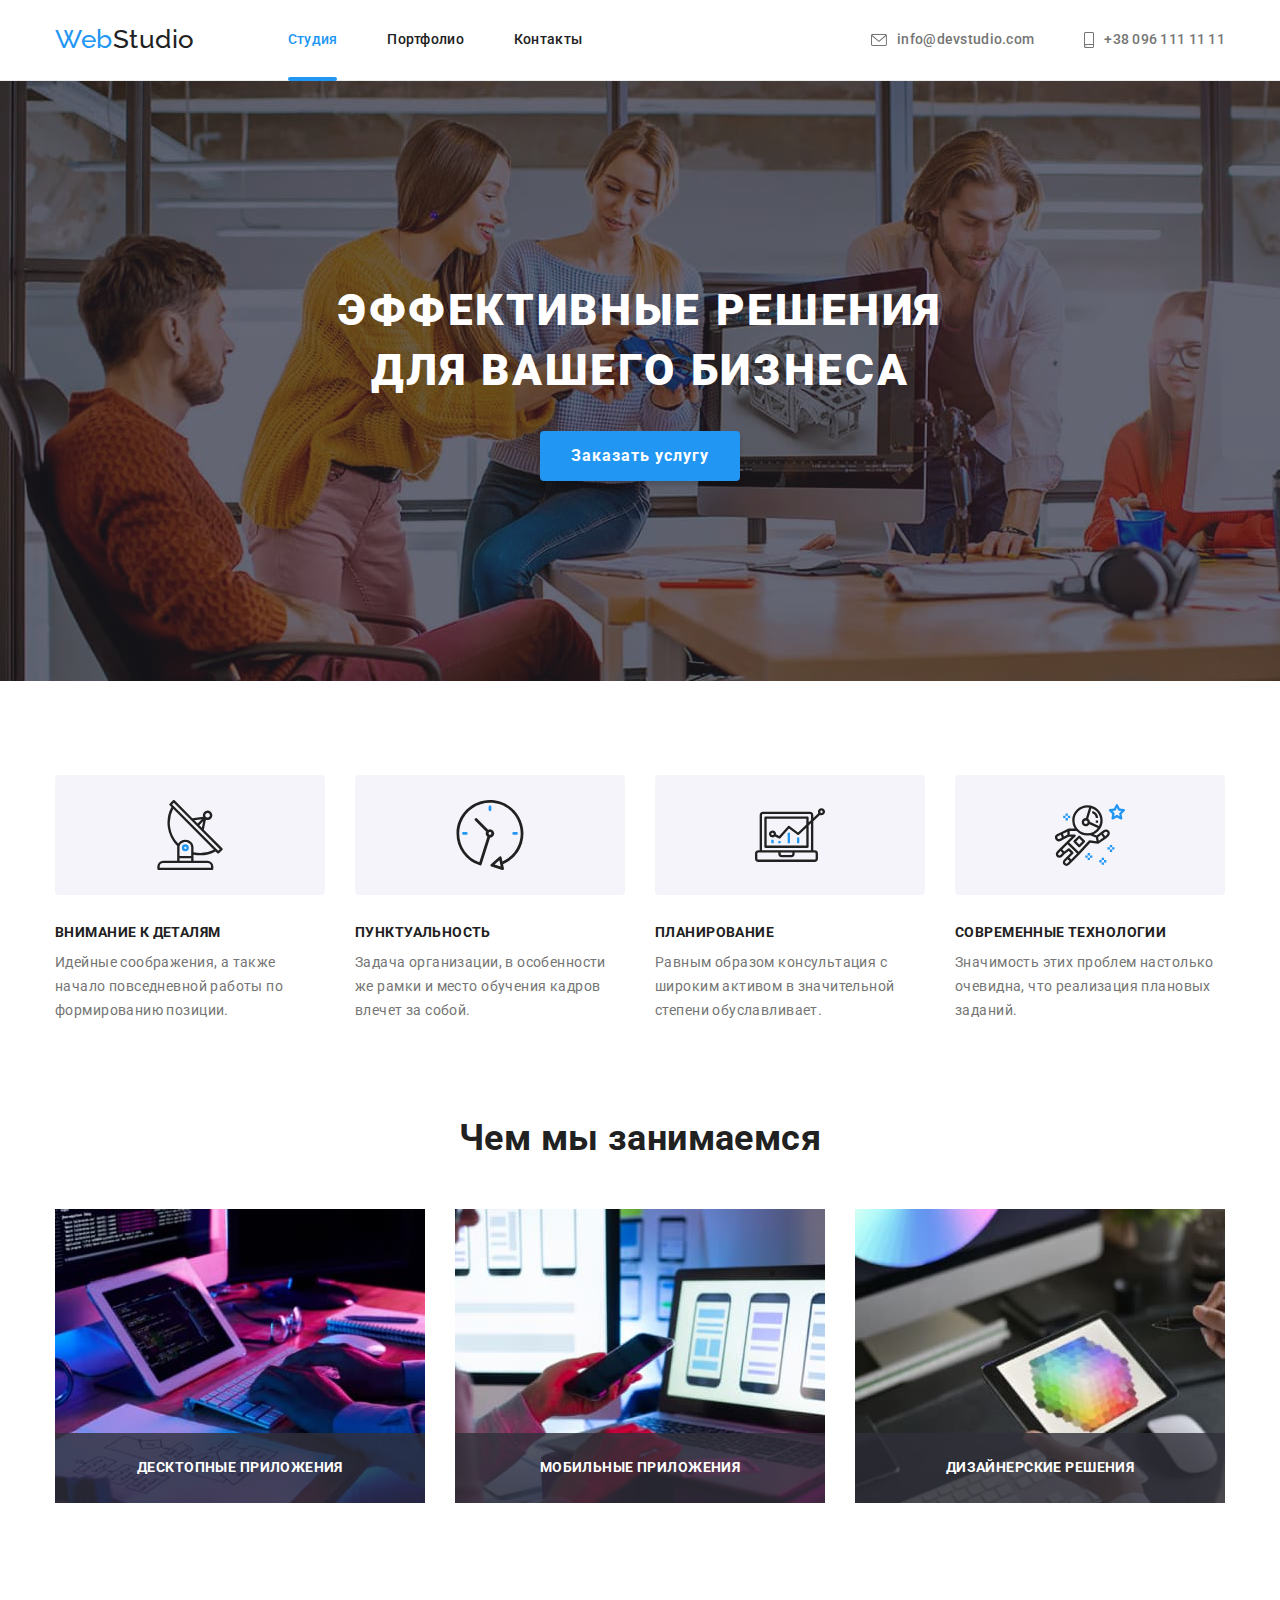
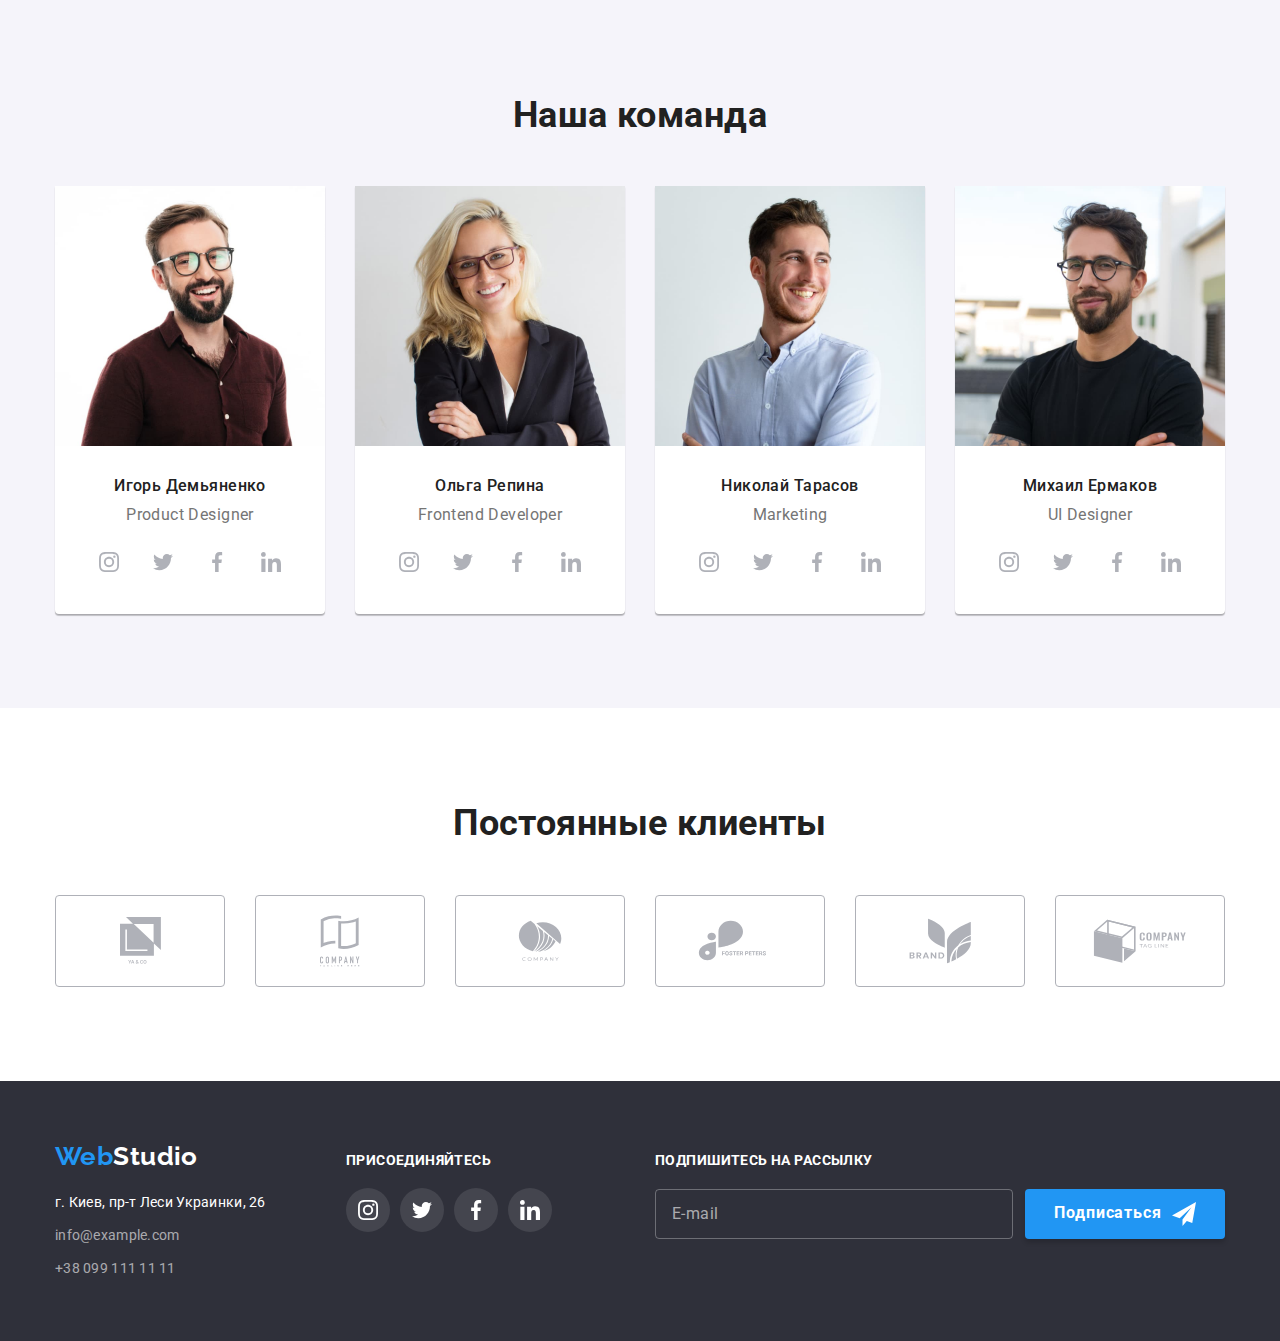
<file: index.html>
<!DOCTYPE html>
<html lang="ru">
  <head>
    <meta charset="UTF-8" />
    <meta http-equiv="X-UA-Compatible" content="IE=edge" />
    <meta name="viewport" content="width=device-width, initial-scale=1.0" />
    <title>Document</title>
    <link
      href="https://fonts.googleapis.com/css2?family=Raleway:wght@700&family=Roboto:wght@400;500;700;900&display=swap"
      rel="stylesheet"
    />
    <link
      rel="stylesheet"
      href="https://cdnjs.cloudflare.com/ajax/libs/modern-normalize/1.1.0/modern-normalize.min.css"
    />
    <link rel="stylesheet" href="./css/styles.css" />
  </head>

  <body>
    <!-- Шапка сайта -->
    <header class="header-wrap">
      <div class="container main-nav">
        <nav class="nav">
          <a href="./index.html" class="logo link"
            ><span class="accent">Web</span>Studio</a
          >

          <ul class="site-nav list">
            <li class="item">
              <a href="./index.html" class="link current">Студия</a>
            </li>
            <li class="item">
              <a href="./portfolio.html" class="link">Портфолио</a>
            </li>
            <li class="item"><a href="" class="link">Контакты</a></li>
          </ul>
        </nav>

        <ul class="address-nav list">
          <li class="item">
            <a href="mailto:info@devstudio.com" class="link contact">
              <svg class="mobile-icon" width="16" height="12">
                <use href="./images/icons.svg#envelope"></use>
              </svg>
              info@devstudio.com</a
            >
          </li>
          <li class="item">
            <a href="tel:+380961111111" class="link contact">
              <svg class="mobile-icon" width="10" height="16">
                <use href="./images/icons.svg#mobile"></use>
              </svg>
              +38 096 111 11 11</a
            >
          </li>
        </ul>
      </div>
    </header>

    <main>
      <!-- Герой -->
      <section class="hero overlay">
        <div class="container hero-wrap">
          <h1 class="hero-title">Эффективные решения для вашего бизнеса</h1>
          <div class="btn-wrap">
            <button type="button" class="btn btn-primary" data-modal-open>
              Заказать услугу
            </button>
          </div>
        </div>
      </section>

      <!-- Преимущества -->
      <section class="section features">
        <div class="container">
          <h2 class="visually-hidden">Преимущества</h2>
          <ul class="feature-list list">
            <li class="item item-list">
              <div class="feature-icon">
                <svg width="70" height="70">
                  <use href="./images/icons.svg#antenna"></use>
                </svg>
              </div>
              <h3 class="title">Внимание к деталям</h3>
              <p class="text">
                Идейные соображения, а также начало повседневной работы по
                формированию позиции.
              </p>
            </li>

            <li class="item item-list">
              <div class="feature-icon">
                <svg width="70" height="70">
                  <use href="./images/icons.svg#clock"></use>
                </svg>
              </div>
              <h3 class="title">Пунктуальность</h3>
              <p class="text">
                Задача организации, в особенности же рамки и место обучения
                кадров влечет за собой.
              </p>
            </li>

            <li class="item item-list">
              <div class="feature-icon">
                <svg width="70" height="70">
                  <use href="./images/icons.svg#diagram"></use>
                </svg>
              </div>
              <h3 class="title">Планирование</h3>
              <p class="text">
                Равным образом консультация с широким активом в значительной
                степени обуславливает.
              </p>
            </li>

            <li class="item item-list">
              <div class="feature-icon">
                <svg width="70" height="70">
                  <use href="./images/icons.svg#astronaut"></use>
                </svg>
              </div>
              <h3 class="title">Современные технологии</h3>
              <p class="text">
                Значимость этих проблем настолько очевидна, что реализация
                плановых заданий.
              </p>
            </li>
          </ul>
        </div>
      </section>

      <!-- Род деятельности -->
      <section class="section occupation">
        <div class="container">
          <h2 class="section-title">Чем мы занимаемся</h2>
          <ul class="img-list list">
            <li class="item">
              <img
                src="./images/features1.jpg"
                alt="програмист работает"
                width="370"
              />
              <div class="occupation-overlay">
                <h2 class="occupation-title">Десктопные приложения</h2>
              </div>
            </li>

            <li class="item">
              <img
                class="image"
                src="./images/features2.jpg"
                alt="создание приложений"
                width="370"
              />
              <div class="occupation-overlay">
                <h2 class="occupation-title">Мобильные приложения</h2>
              </div>
            </li>

            <li class="item">
              <img
                class="image"
                src="./images/features3.jpg"
                alt="графический дизайн"
                width="370"
              />
              <div class="occupation-overlay">
                <h2 class="occupation-title">Дизайнерские решения</h2>
              </div>
            </li>
          </ul>
        </div>
      </section>

      <!-- Члены команды -->
      <section class="section members-wrap">
        <div class="container">
          <h2 class="section-title members">Наша команда</h2>

          <ul class="member-items list">
            <li class="item">
              <img
                class="image"
                src="./images/member1.jpg"
                alt="мужчина в очках"
                width="270"
              />
              <h3 class="name">Игорь Демьяненко</h3>
              <p lang="en" class="text">Product Designer</p>

              <ul class="social-list">
                <li class="social-item list">
                  <a href="https://www.instagram.com/" class="social-link link">
                    <svg class="social-icon" width="20" height="20">
                      <use href="./images/icons.svg#instagram"></use>
                    </svg>
                  </a>
                </li>
                <li class="social-item list">
                  <a href="https://www.twitter.com/" class="social-link link">
                    <svg class="social-icon" width="20" height="20">
                      <use href="./images/icons.svg#twitter"></use>
                    </svg>
                  </a>
                </li>
                <li class="social-item list">
                  <a href="https://www.facebook.com/" class="social-link link">
                    <svg class="social-icon" width="20" height="20">
                      <use href="./images/icons.svg#facebook"></use>
                    </svg>
                  </a>
                </li>
                <li class="social-item list">
                  <a href="https://www.linkedin.com/" class="social-link link">
                    <svg class="social-icon" width="20" height="20">
                      <use href="./images/icons.svg#linkedin"></use>
                    </svg>
                  </a>
                </li>
              </ul>
            </li>

            <li class="item">
              <img
                class="image"
                src="./images/member2.jpg"
                alt="девушка в очках"
                width="270"
              />
              <h3 class="name">Ольга Репина</h3>
              <p lang="en" class="text">Frontend Developer</p>

              <ul class="social-list">
                <li class="social-item list">
                  <a href="https://www.instagram.com/" class="social-link link">
                    <svg class="social-icon" width="20" height="20">
                      <use href="./images/icons.svg#instagram"></use>
                    </svg>
                  </a>
                </li>
                <li class="social-item list">
                  <a href="https://www.twitter.com/" class="social-link link">
                    <svg class="social-icon" width="20" height="20">
                      <use href="./images/icons.svg#twitter"></use>
                    </svg>
                  </a>
                </li>
                <li class="social-item list">
                  <a href="https://www.facebook.com/" class="social-link link">
                    <svg class="social-icon" width="20" height="20">
                      <use href="./images/icons.svg#facebook"></use>
                    </svg>
                  </a>
                </li>
                <li class="social-item list">
                  <a href="https://www.linkedin.com/" class="social-link link">
                    <svg class="social-icon" width="20" height="20">
                      <use href="./images/icons.svg#linkedin"></use>
                    </svg>
                  </a>
                </li>
              </ul>
            </li>

            <li class="item">
              <img
                class="image"
                src="./images/member3.jpg"
                alt="улыбающийся мужчина"
                width="270"
              />
              <h3 class="name">Николай Тарасов</h3>
              <p lang="en" class="text">Marketing</p>
              <ul class="social-list">
                <li class="social-item list">
                  <a href="https://www.instagram.com/" class="social-link link">
                    <svg class="social-icon" width="20" height="20">
                      <use href="./images/icons.svg#instagram"></use>
                    </svg>
                  </a>
                </li>
                <li class="social-item list">
                  <a href="https://www.twitter.com/" class="social-link link">
                    <svg class="social-icon" width="20" height="20">
                      <use href="./images/icons.svg#twitter"></use>
                    </svg>
                  </a>
                </li>
                <li class="social-item list">
                  <a href="https://www.facebook.com/" class="social-link link">
                    <svg class="social-icon" width="20" height="20">
                      <use href="./images/icons.svg#facebook"></use>
                    </svg>
                  </a>
                </li>
                <li class="social-item list">
                  <a href="https://www.linkedin.com/" class="social-link link">
                    <svg class="social-icon" width="20" height="20">
                      <use href="./images/icons.svg#linkedin"></use>
                    </svg>
                  </a>
                </li>
              </ul>
            </li>

            <li class="item">
              <img
                class="image"
                src="./images/member4.jpg"
                alt="мужчина с бородой в очках"
                width="270"
              />
              <h3 class="name">Михаил Ермаков</h3>
              <p lang="en" class="text">UI Designer</p>
              <ul class="social-list">
                <li class="social-item list">
                  <a href="https://www.instagram.com/" class="social-link link">
                    <svg class="social-icon" width="20" height="20">
                      <use href="./images/icons.svg#instagram"></use>
                    </svg>
                  </a>
                </li>
                <li class="social-item list">
                  <a href="https://www.twitter.com/" class="social-link link">
                    <svg class="social-icon" width="20" height="20">
                      <use href="./images/icons.svg#twitter"></use>
                    </svg>
                  </a>
                </li>
                <li class="social-item list">
                  <a href="https://www.facebook.com/" class="social-link link">
                    <svg class="social-icon" width="20" height="20">
                      <use href="./images/icons.svg#facebook"></use>
                    </svg>
                  </a>
                </li>
                <li class="social-item list">
                  <a href="https://www.linkedin.com/" class="social-link link">
                    <svg class="social-icon" width="20" height="20">
                      <use href="./images/icons.svg#linkedin"></use>
                    </svg>
                  </a>
                </li>
              </ul>
            </li>
          </ul>
        </div>
      </section>

      <section class="clients">
        <div class="container">
          <h2 class="clients-title">Постоянные клиенты</h2>
          <ul class="clients-list">
            <li class="clients-item">
              <a href="" class="clients-link">
                <svg class="clients-icon" width="41" height="47">
                  <use href="./images/icons.svg#logo"></use>
                </svg>
              </a>
            </li>
            <li class="clients-item">
              <a href="" class="clients-link">
                <svg class="clients-icon" width="40" height="52">
                  <use href="./images/icons.svg#logo2"></use>
                </svg>
              </a>
            </li>
            <li class="clients-item">
              <a href="" class="clients-link">
                <svg class="clients-icon" width="44" height="41">
                  <use href="./images/icons.svg#logo3"></use>
                </svg>
              </a>
            </li>
            <li class="clients-item">
              <a href="" class="clients-link">
                <svg class="clients-icon" width="85" height="41">
                  <use href="./images/icons.svg#logo4"></use>
                </svg>
              </a>
            </li>
            <li class="clients-item">
              <a href="" class="clients-link">
                <svg class="clients-icon" width="63" height="46">
                  <use href="./images/icons.svg#logo5"></use>
                </svg>
              </a>
            </li>
            <li class="clients-item">
              <a href="" class="clients-link">
                <svg class="clients-icon" width="94" height="44">
                  <use href="./images/icons.svg#logo6"></use>
                </svg>
              </a>
            </li>
          </ul>
        </div>
      </section>
    </main>

    <!-- Подвал сайта -->
    <footer class="page-footer">
      <div class="container footer-wrap">
        <div class="address-wrap">
          <a href="./index.html" lang="en" class="logo footer"
            ><span class="accent">Web</span>Studio</a
          >

          <address class="address-section">
            <ul class="footer-items list">
              <li class="item">
                <a
                  href="https://goo.gl/maps/wA7wwZKrXkQfANAAA"
                  target="blank"
                  rel="noopener noreferrer"
                  class="link address"
                  >г. Киев, пр-т Леси Украинки, 26</a
                >
              </li>

              <li class="item">
                <a href="mailto:info@example.com" class="link contact"
                  >info@example.com</a
                >
              </li>

              <li class="item">
                <a href="tel:+380991111111" class="link contact"
                  >+38 099 111 11 11</a
                >
              </li>
            </ul>
          </address>
        </div>

        <div class="community">
          <p class="community-title">присоединяйтесь</p>
          <ul class="community-list">
            <li class="community-item list">
              <a href="https://www.instagram.com/" class="community-link link">
                <svg class="community-icon" width="20" height="20">
                  <use href="./images/icons.svg#instagram"></use>
                </svg>
              </a>
            </li>
            <li class="community-item list">
              <a href="https://www.twitter.com/" class="community-link link">
                <svg class="community-icon" width="20" height="20">
                  <use href="./images/icons.svg#twitter"></use>
                </svg>
              </a>
            </li>
            <li class="community-item list">
              <a href="https://www.facebook.com/" class="community-link link">
                <svg class="community-icon" width="20" height="20">
                  <use href="./images/icons.svg#facebook"></use>
                </svg>
              </a>
            </li>
            <li class="community-item list">
              <a href="https://www.linkedin.com/" class="community-link link">
                <svg class="community-icon" width="20" height="20">
                  <use href="./images/icons.svg#linkedin"></use>
                </svg>
              </a>
            </li>
          </ul>
        </div>
        <div class="subscribe-section">
          <form autocomplete="off">
            <label class="subscribe-field">
              <span class="subscribe-text">Подпишитесь на рассылку</span>
              <input
                type="e-mail"
                class="form-input"
                name="email"
                placeholder="E-mail"
              />
            </label>
          </form>
          <button type="submit" class="btn subscribe-btn">
            <span class="btn-text">Подписаться </span>
            <svg class="btn-icon" width="24" heigh="24">
              <use href="./images/icons.svg#send"></use>
            </svg>
          </button>
        </div>
      </div>
    </footer>

    <div class="backdrop is-hidden" data-modal>
      <div class="modal">
        <button type="button" class="modal-button" data-modal-close>
          <svg class="close-icon" width="11" height="11">
            <use href="./images/icons.svg#close"></use>
          </svg>
        </button>
        <form class="form" autocomplete="off">
          <h2 class="form-title">Оставьте свои данные, мы вам перезвоним</h2>
          <label class="label-field">
            <input type="text" class="label-form-input" name="name" />
            <span class="form-label">Имя</span>
            <svg class="form-icon" width="18" height="18">
              <use href="./images/icons.svg#person"></use>
            </svg>
          </label>
          <label class="label-field">
            <input type="tel" class="label-form-input" name="tel" />
            <span class="form-label">Телефон</span>
            <svg class="form-icon" width="18" height="18">
              <use href="./images/icons.svg#phone"></use>
            </svg>
          </label>
          <label class="label-field">
            <input type="email" class="label-form-input" name="mail" />
            <span class="form-label">Почта</span>
            <svg class="form-icon" width="18" height="18">
              <use href="./images/icons.svg#email"></use>
            </svg>
          </label>
          <label class="text-label">
            <span class="comment-label">Комментарий</span>
            <textarea
              name="text"
              class="text-input"
              id="text"
              rows="10"
              placeholder="Введите текст"
            ></textarea>
          </label>
          <!-- <div class="form-field"> -->
          <label class="field">
            <input class="checkbox" type="checkbox" name="policy" />
            <span class="checkbox-icon">
              <svg class="icon-check" width="16" height="15">
                <use href="./images/icons.svg#check"></use>
              </svg>
            </span>
            <span class="label"
              >Соглашаюсь с рассылкой и принимаю
              <a class="form-link" href="">Условия договора</a></span
            >
          </label>
          <!-- </div> -->
          <div class="btn-wrap">
            <button type="submit" class="btn form-btn">Отправить</button>
          </div>
        </form>
      </div>
    </div>

    <script src="./js/modal.js"></script>
  </body>
</html>
</file>
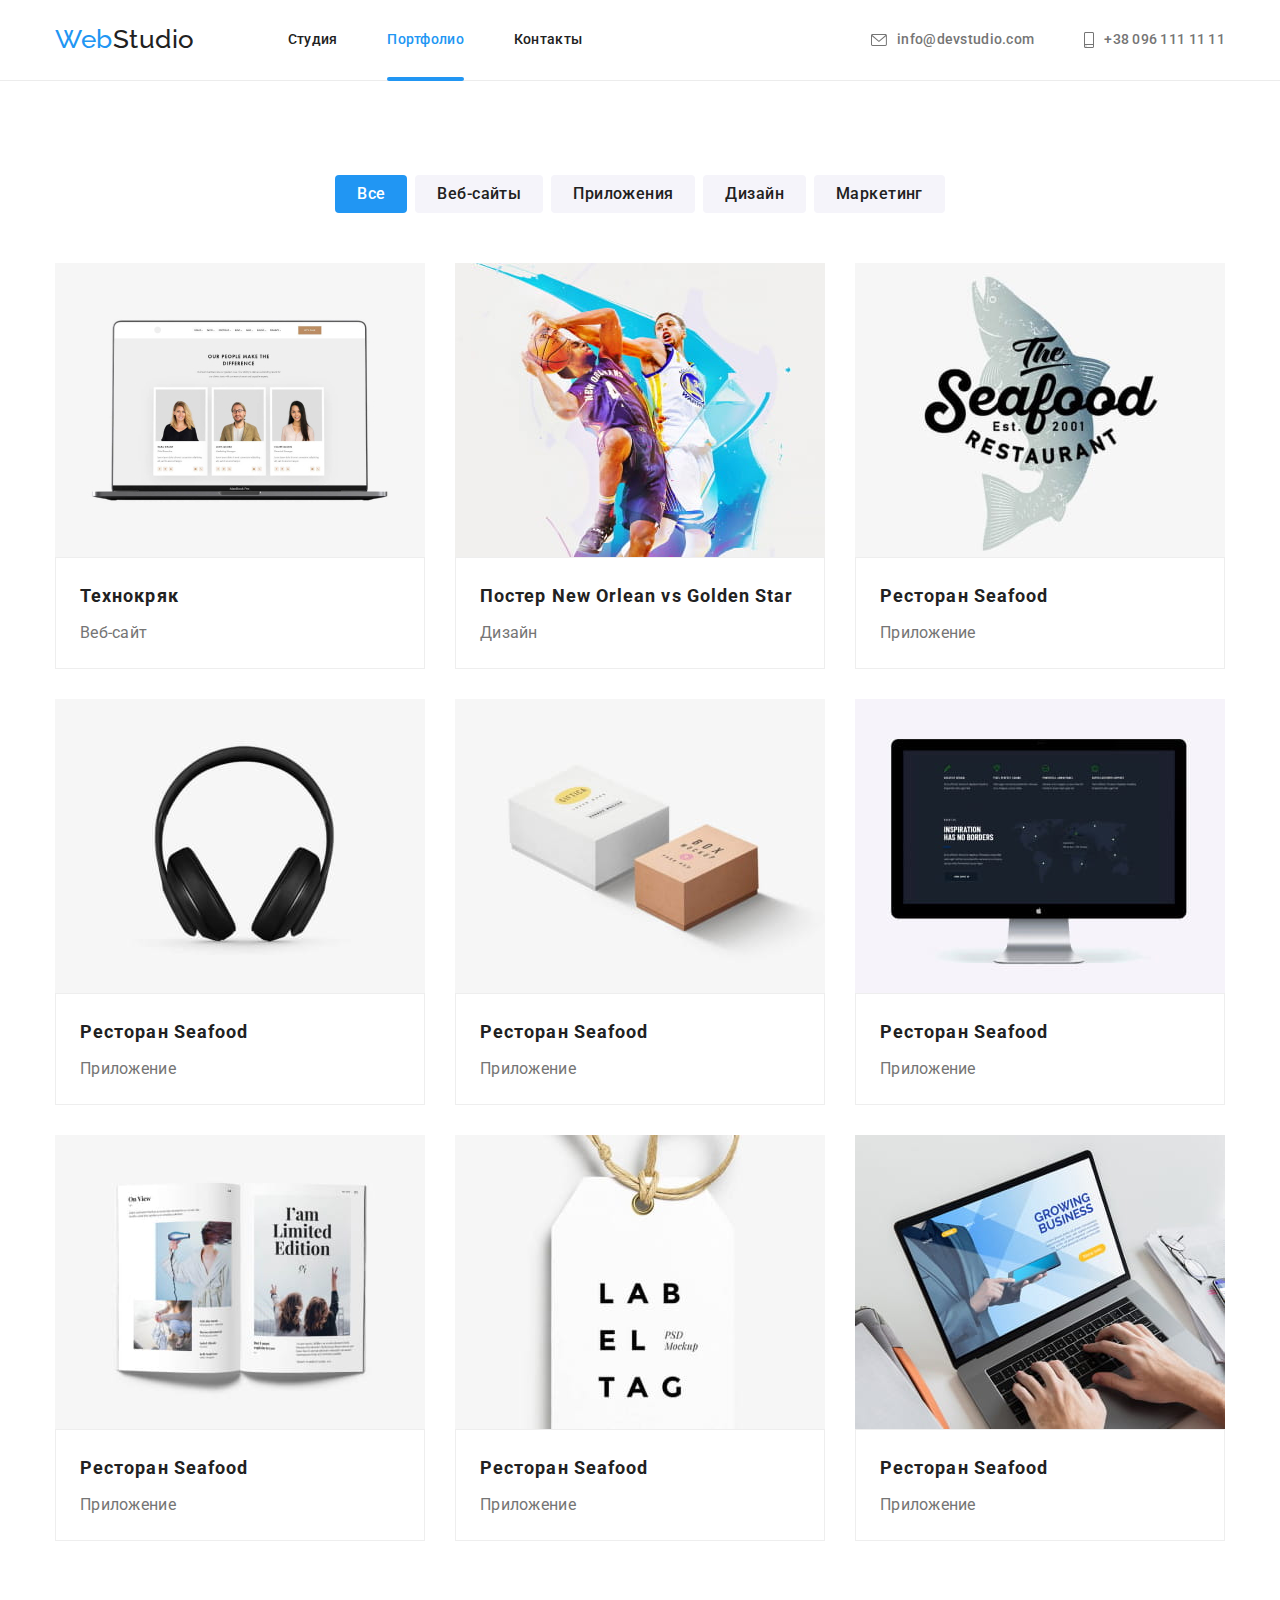
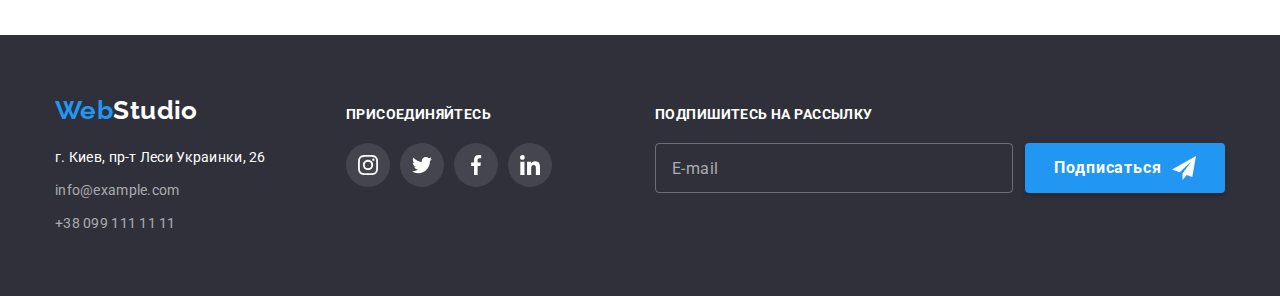
<file: portfolio.html>
<!DOCTYPE html>
<html lang="ru">
  <head>
    <meta charset="UTF-8" />
    <meta http-equiv="X-UA-Compatible" content="IE=edge" />
    <meta name="viewport" content="width=device-width, initial-scale=1.0" />
    <title>Document</title>
    <link
      href="https://fonts.googleapis.com/css2?family=Raleway:wght@700&family=Roboto:wght@400;500;700;900&display=swap"
      rel="stylesheet"
    />
    <link
      rel="stylesheet"
      href="https://cdnjs.cloudflare.com/ajax/libs/modern-normalize/1.1.0/modern-normalize.min.css"
    />
    <link rel="stylesheet" href="./css/styles.css" />
  </head>
  <body>
    <!-- Шапка сайта -->
    <header class="header-wrap">
      <div class="container main-nav">
        <nav class="nav">
          <a href="./index.html" class="logo link"
            ><span class="accent">Web</span>Studio</a
          >

          <ul class="site-nav list">
            <li class="item">
              <a href="./index.html" class="link">Студия</a>
            </li>
            <li class="item">
              <a href="./portfolio.html" class="link current">Портфолио</a>
            </li>
            <li class="item"><a href="" class="link">Контакты</a></li>
          </ul>
        </nav>

        <ul class="address-nav list">
          <li class="item">
            <a href="mailto:info@devstudio.com" class="link contact">
              <svg class="mobile-icon" width="16" height="12">
                <use href="./images/icons.svg#envelope"></use>
              </svg>
              info@devstudio.com</a
            >
          </li>
          <li class="item">
            <a href="tel:+380961111111" class="link contact">
              <svg class="mobile-icon" width="10" height="16">
                <use href="./images/icons.svg#mobile"></use>
              </svg>
              +38 096 111 11 11</a
            >
          </li>
        </ul>
      </div>
    </header>

    <main>
      <!-- Герой -->
      <section class="section portfolio-wrap">
        <div class="container">
          <h1 class="visually-hidden">Примеры работ</h1>

          <div class="bnt-container">
            <ul class="filter-items list">
              <li class="item">
                <button type="button" class="btn-filter current">Все</button>
              </li>
              <li class="item">
                <button type="button" class="btn-filter">Веб-сайты</button>
              </li>
              <li class="item">
                <button type="button" class="btn-filter">Приложения</button>
              </li>
              <li class="item">
                <button type="button" class="btn-filter">Дизайн</button>
              </li>
              <li class="item">
                <button type="button" class="btn-filter">Маркетинг</button>
              </li>
            </ul>
          </div>

          <div class="examples-container">
            <ul class="examples-items list">
              <li class="item example">
                <a href="" class="link">
                  <div class="example-thumb">
                    <img
                      src="./images/web-tech.jpg"
                      class="image"
                      alt="приложение для ресторана"
                      width="370"
                    />
                    <p class="example-text">
                      Ресурс предлагает комплексные предложения с разным уровнем
                      функционала и сервисов. Все это позволит посетителю
                      получить исчерпывающие сведения <br />
                      о компании или частном лице.
                    </p>
                  </div>
                  <div class="text-wrap">
                    <h2 class="heading">Технокряк</h2>
                    <p class="name-filter text">Веб-сайт</p>
                  </div>
                </a>
              </li>

              <li class="item example">
                <a href="" class="link">
                  <div class="example-thumb">
                    <img
                      src="./images/desigh-poster.jpg"
                      class="image"
                      alt="приложение для ресторана"
                      width="370"
                    />
                    <p class="example-text">
                      Ресурс предлагает комплексные предложения с разным уровнем
                      функционала и сервисов. Все это позволит посетителю
                      получить исчерпывающие сведения <br />
                      о компании или частном лице.
                    </p>
                  </div>
                  <div class="text-wrap">
                    <h2 class="heading">Постер New Orlean vs Golden Star</h2>
                    <p class="name-filter text">Дизайн</p>
                  </div>
                </a>
              </li>

              <li class="item example">
                <a href="" class="link">
                  <div class="example-thumb">
                    <img
                      src="./images/app-restaurant.jpg"
                      class="image"
                      alt="приложение для ресторана"
                      width="370"
                    />
                    <p class="example-text">
                      Ресурс предлагает комплексные предложения с разным уровнем
                      функционала и сервисов. Все это позволит посетителю
                      получить исчерпывающие сведения <br />
                      о компании или частном лице.
                    </p>
                  </div>
                  <div class="text-wrap">
                    <h2 class="heading">Ресторан Seafood</h2>
                    <p class="name-filter text">Приложение</p>
                  </div>
                </a>
              </li>

              <li class="item example">
                <a href="" class="link">
                  <div class="example-thumb">
                    <img
                      src="./images/project-prime.jpg"
                      class="image"
                      alt="приложение для ресторана"
                      width="370"
                    />
                    <p class="example-text">
                      Ресурс предлагает комплексные предложения с разным уровнем
                      функционала и сервисов. Все это позволит посетителю
                      получить исчерпывающие сведения <br />
                      о компании или частном лице.
                    </p>
                  </div>
                  <div class="text-wrap">
                    <h2 class="heading">Ресторан Seafood</h2>
                    <p class="name-filter text">Приложение</p>
                  </div>
                </a>
              </li>

              <li class="item example">
                <a href="" class="link">
                  <div class="example-thumb">
                    <img
                      src="./images/boxes.jpg"
                      class="image"
                      alt="приложение для ресторана"
                      width="370"
                    />
                    <p class="example-text">
                      Ресурс предлагает комплексные предложения с разным уровнем
                      функционала и сервисов. Все это позволит посетителю
                      получить исчерпывающие сведения <br />
                      о компании или частном лице.
                    </p>
                  </div>
                  <div class="text-wrap">
                    <h2 class="heading">Ресторан Seafood</h2>
                    <p class="name-filter text">Приложение</p>
                  </div>
                </a>
              </li>

              <li class="item example">
                <a href="" class="link">
                  <div class="example-thumb">
                    <img
                      src="./images/web-inspirations.jpg"
                      class="image"
                      alt="приложение для ресторана"
                      width="370"
                    />
                    <p class="example-text">
                      Ресурс предлагает комплексные предложения с разным уровнем
                      функционала и сервисов. Все это позволит посетителю
                      получить исчерпывающие сведения <br />
                      о компании или частном лице.
                    </p>
                  </div>
                  <div class="text-wrap">
                    <h2 class="heading">Ресторан Seafood</h2>
                    <p class="name-filter text">Приложение</p>
                  </div>
                </a>
              </li>

              <li class="item example">
                <a href="" class="link">
                  <div class="example-thumb">
                    <img
                      src="./images/desing-limited.jpg"
                      class="image"
                      alt="приложение для ресторана"
                      width="370"
                    />
                    <p class="example-text">
                      Ресурс предлагает комплексные предложения с разным уровнем
                      функционала и сервисов. Все это позволит посетителю
                      получить исчерпывающие сведения <br />
                      о компании или частном лице.
                    </p>
                  </div>
                  <div class="text-wrap">
                    <h2 class="heading">Ресторан Seafood</h2>
                    <p class="name-filter text">Приложение</p>
                  </div>
                </a>
              </li>

              <li class="item example">
                <a href="" class="link">
                  <div class="example-thumb">
                    <img
                      src="./images/project-lab.jpg"
                      class="image"
                      alt="приложение для ресторана"
                      width="370"
                    />
                    <p class="example-text">
                      Ресурс предлагает комплексные предложения с разным уровнем
                      функционала и сервисов. Все это позволит посетителю
                      получить исчерпывающие сведения <br />
                      о компании или частном лице.
                    </p>
                  </div>
                  <div class="text-wrap">
                    <h2 class="heading">Ресторан Seafood</h2>
                    <p class="name-filter text">Приложение</p>
                  </div>
                </a>
              </li>

              <li class="item example">
                <a href="" class="link">
                  <div class="example-thumb">
                    <img
                      src="./images/app-growing.jpg"
                      class="image"
                      alt="приложение для ресторана"
                      width="370"
                    />
                    <p class="example-text">
                      Ресурс предлагает комплексные предложения с разным уровнем
                      функционала и сервисов. Все это позволит посетителю
                      получить исчерпывающие сведения <br />
                      о компании или частном лице.
                    </p>
                  </div>
                  <div class="text-wrap">
                    <h2 class="heading">Ресторан Seafood</h2>
                    <p class="name-filter text">Приложение</p>
                  </div>
                </a>
              </li>
            </ul>
          </div>
        </div>
      </section>
    </main>

    <!-- Подвал сайта -->
    <footer class="page-footer">
      <div class="container footer-wrap">
        <div class="address-wrap">
          <a href="./index.html" lang="en" class="logo footer"
            ><span class="accent">Web</span>Studio</a
          >

          <address class="address-section">
            <ul class="footer-items list">
              <li class="item">
                <a
                  href="https://goo.gl/maps/wA7wwZKrXkQfANAAA"
                  target="blank"
                  rel="noopener noreferrer"
                  class="link address"
                  >г. Киев, пр-т Леси Украинки, 26</a
                >
              </li>

              <li class="item">
                <a href="mailto:info@example.com" class="link contact"
                  >info@example.com</a
                >
              </li>

              <li class="item">
                <a href="tel:+380991111111" class="link contact"
                  >+38 099 111 11 11</a
                >
              </li>
            </ul>
          </address>
        </div>

        <div class="community">
          <p class="community-title">присоединяйтесь</p>
          <ul class="community-list">
            <li class="community-item list">
              <a href="https://www.instagram.com/" class="community-link link">
                <svg class="community-icon" width="20" height="20">
                  <use href="./images/icons.svg#instagram"></use>
                </svg>
              </a>
            </li>
            <li class="community-item list">
              <a href="https://www.twitter.com/" class="community-link link">
                <svg class="community-icon" width="20" height="20">
                  <use href="./images/icons.svg#twitter"></use>
                </svg>
              </a>
            </li>
            <li class="community-item list">
              <a href="https://www.facebook.com/" class="community-link link">
                <svg class="community-icon" width="20" height="20">
                  <use href="./images/icons.svg#facebook"></use>
                </svg>
              </a>
            </li>
            <li class="community-item list">
              <a href="https://www.linkedin.com/" class="community-link link">
                <svg class="community-icon" width="20" height="20">
                  <use href="./images/icons.svg#linkedin"></use>
                </svg>
              </a>
            </li>
          </ul>
        </div>
        <div class="subscribe-section">
          <form autocomplete="off">
            <label class="subscribe-field">
              <span class="subscribe-text">Подпишитесь на рассылку</span>
              <input
                type="e-mail"
                class="form-input"
                name="email"
                placeholder="E-mail"
              />
            </label>
          </form>
          <button type="submit" class="btn subscribe-btn">
            <span class="btn-text">Подписаться </span>
            <svg class="btn-icon" width="24" heigh="24">
              <use href="./images/icons.svg#send"></use>
            </svg>
          </button>
        </div>
      </div>
    </footer>
    <script src="./js/modal.js"></script>
  </body>
</html>
</file>
<file: css/styles.css>
/* html {
  box-sizing: border-box;
}

*,
*::before,
*::after {
  box-sizing: inherit;
} */

:root {
  --text-color: #757575;
  --primary-text-color: #212121;
  --accent-color: #2196f3;
  --primary-white-color: #ffffff;
  --secondary-bg-color: #f5f4fa;
  --footer-contact-color: rgba(255, 255, 255, 0.6);
}

body {
  background-color: var(--primary-white-color);
  color: var(--primary-text-color);

  font-family: Roboto, Arial, sans-serif;
  font-weight: 400;
  font-size: 14px;
  letter-spacing: 0.03em;
  line-height: 1.17;
}

/* Утилиты */

.list {
  padding: 0;
  margin: 0;
  list-style: none;
}

h1,
h2,
h3,
h4,
h5,
h6,
p {
  margin: 0;
}

ul,
ol {
  margin: 0;
  padding: 0;
  list-style: none;
}

button {
  cursor: pointer;
}

.btn {
  min-width: 200px;
  height: 50px;
  border: 0;
  border-radius: 4px;

  font-family: inherit;
  font-weight: 700;
  font-size: 16px;
  line-height: 1.88;
  letter-spacing: 0.06em;

  color: var(--primary-white-color);
  background-color: var(--accent-color);
  box-shadow: 0px 4px 4px rgba(0, 0, 0, 0.15);

  cursor: pointer;
}

.visually-hidden {
  position: absolute;
  white-space: nowrap;
  width: 1px;
  height: 1px;
  overflow: hidden;
  border: 0;
  padding: 0;
  clip: rect(0 0 0 0);
  clip-path: inset(50%);
  margin: -1px;
}

.container {
  margin-left: auto;
  margin-right: auto;
  width: 1200px;
  padding-left: 15px;
  padding-right: 15px;
}

/* --------------------------Navigation----------------------------- */

.header-wrap {
  border-bottom: 1px solid #ececec;
}

.main-nav {
  display: flex;
  align-items: center;
}

.nav {
  display: flex;
  align-items: center;
}

.site-nav {
  display: flex;
  margin-left: 93px;
}

.site-nav .item {
  position: relative;
}

.site-nav .item + .item,
.address-nav .item + .item {
  margin-left: 50px;
}

.address-nav {
  display: flex;
  margin-left: auto;
}

.logo {
  padding-top: 24px;
  padding-bottom: 25px;
  color: var(--primary-text-color);
  font-family: Raleway, sans-serif;
  font-weight: 700;
  font-size: 26px;
  line-height: 1.19;
  text-decoration: none;
}

.accent {
  color: var(--accent-color);
}

.site-nav .link {
  display: block;
  padding-top: 32px;
  padding-bottom: 32px;

  color: var(--primary-text-color);

  transition: color 250ms cubic-bezier(0.4, 0, 0.2, 1);
}

.site-nav .link:hover,
.site-nav .link:focus {
  color: var(--accent-color);
}

.link {
  font-weight: 500;
  line-height: 1.14;
  letter-spacing: 0.02em;
  text-decoration: none;
}

.link.current {
  color: var(--accent-color);
}

.link.current::after {
  position: absolute;
  left: 0;
  bottom: -1px;

  content: '';
  display: block;
  width: 100%;
  height: 4px;
  border-radius: 2px;
  background-color: var(--accent-color);
}

.address-nav .link {
  display: block;
  padding-top: 32px;
  padding-bottom: 32px;

  color: var(--text-color);

  transition: color 250ms cubic-bezier(0.4, 0, 0.2, 1);
}

.address-nav .link:hover,
.address-nav .link:focus {
  color: var(--accent-color);
}

.address-nav .contact {
  display: flex;
  align-items: center;
}

.mobile-icon {
  margin-right: 10px;
  fill: currentColor;

  transition: fill 250ms cubic-bezier(0.4, 0, 0.2, 1);
}

.mobile-icon:hover,
.mobile-icon:focus {
  fill: var(--accent-color);
}

/* ---------------------------------HERO----------------------------- */

.hero {
  padding-top: 200px;
  padding-bottom: 200px;
}

.overlay {
  max-width: 1600px;
  height: 600px;
  margin-left: auto;
  margin-right: auto;
  background-image: linear-gradient(
      to right,
      rgba(47, 48, 58, 0.4),
      rgba(47, 48, 58, 0.4)
    ),
    url(../images/hero-img.jpg);
  background-size: cover;
}

.hero-title {
  margin-top: 0;
  margin-bottom: 30px;
  margin-left: auto;
  margin-right: auto;
  max-width: 696px;

  color: var(--primary-white-color);

  font-weight: 900;
  font-size: 44px;
  line-height: 1.36;
  text-align: center;
  letter-spacing: 0.06em;
  text-transform: uppercase;
}

.btn-wrap {
  display: flex;
  justify-content: center;
  align-items: center;
}

.btn {
  transition: color 250ms cubic-bezier(0.4, 0, 0.2, 1),
    background-color 250ms cubic-bezier(0.4, 0, 0.2, 1);
}

.btn:hover,
.btn:focus {
  color: var(--accent-color);
  background-color: var(--primary-white-color);
}

/* -----------------------------Features----------------------------- */

.features {
  padding-top: 94px;
}

.feature-list .feature-icon {
  display: flex;
  justify-content: center;
  align-items: center;
  height: 120px;
  margin-bottom: 30px;
  background: #f5f4fa;
  border-radius: 4px;
}

.feature-list {
  display: flex;
  flex-wrap: wrap;
}

.feature-list .item {
  width: 270px;
}

.item-list:not(:last-child) {
  margin-right: 30px;
}

.feature-list .title {
  font-size: 14px;
  font-weight: 700;
  line-height: 1.14;
  text-transform: uppercase;
}

.list .text {
  margin-top: 10px;
  margin-bottom: 0;
  color: var(--text-color);

  line-height: 1.71;
}

.occupation {
  padding-top: 94px;
  padding-bottom: 94px;
}

.section-title {
  color: var(--primary-text-color);

  font-weight: 700;
  font-size: 36px;
  line-height: 1.17;
  text-align: center;
}

.features-items .title {
  color: var(--primary-text-color);
}

/* ---------------------------OCCUPATIONS----------------------------- */

.img-list {
  display: flex;
  flex-wrap: wrap;
  margin-top: 50px;
}

.img-list .item {
  position: relative;
}

.img-list .item:not(:last-child) {
  margin-right: 30px;
}

.occupation-overlay {
  position: absolute;
  left: 0;
  bottom: 3px;
  display: flex;
  align-items: center;
  justify-content: center;
  width: 100%;
  height: 70px;

  background: rgba(47, 48, 58, 0.8);
}

.occupation-title {
  font-family: 'Roboto';
  font-weight: 700;
  font-size: 14px;
  line-height: 1.14;
  text-transform: uppercase;
  color: var(--primary-white-color);
}

/* ------------------------------Members----------------------------- */

.members-wrap {
  padding-top: 94px;
  padding-bottom: 94px;
  background-color: var(--secondary-bg-color);
}

.member-items {
  display: flex;
  flex-wrap: wrap;
  margin-top: 50px;
}

.member-items .item {
  padding-bottom: 30px;
  background-color: var(--primary-white-color);
  box-shadow: 0px 1px 1px rgba(0, 0, 0, 0.14), 0px 2px 1px rgba(0, 0, 0, 0.2);
  border-radius: 0px 0px 4px 4px;
}

.member-items .item:not(:last-child) {
  margin-right: 30px;
}

.member-items .name {
  margin-top: 30px;
  margin-bottom: 0;

  color: var(--primary-text-color);

  font-weight: 500;
  font-size: 16px;
  line-height: 1.19;
  text-align: center;
}

.member-items .text {
  margin-top: 10px;

  font-size: 16px;
  line-height: 1.19;
  text-align: center;
}

/* ----------------------------SOCIALS------------------------ */

.social-list {
  display: flex;
  justify-content: center;
  align-items: center;
  margin-top: 16px;
}

.social-item .link {
  display: flex;
  align-items: center;
}

.social-item:not(:last-child) {
  margin-right: 10px;
}

.social-link {
  display: flex;
  justify-content: center;
  align-items: center;
  width: 44px;
  height: 44px;
  border-radius: 50%;
  background-color: transparent;

  transition: background-color 250ms cubic-bezier(0.4, 0, 0.2, 1);
}

.social-link:hover,
.social-link:focus {
  background-color: var(--accent-color);
}

.social-icon {
  fill: #afb1b8;

  transition: fill 250ms cubic-bezier(0.4, 0, 0.2, 1);
}

.social-item:hover .social-icon,
.social-link:focus .social-icon {
  fill: var(--primary-white-color);
}
/* --------------------------CLIENTS--------------------------- */

.clients {
  padding-top: 94px;
  padding-bottom: 94px;
}

.clients-title {
  text-align: center;
  margin-left: auto;
  margin-right: auto;
  margin-bottom: 50px;

  font-size: 36px;
  line-height: 1.17;
}

.clients-list {
  display: flex;
  justify-content: space-between;
}

.clients-item {
  width: 170px;
  height: 92px;
}

.clients-link {
  width: 100%;
  height: 100%;
  display: flex;
  align-items: center;
  justify-content: center;
  border: 1px solid #afb1b8;
  border-radius: 4px;

  transition: border-color 250ms cubic-bezier(0.4, 0, 0.2, 1);
}

.clients-link:hover,
.clients-link:focus {
  border-color: var(--accent-color);
}

.clients-icon {
  fill: #afb1b8;

  transition: fill 250ms cubic-bezier(0.4, 0, 0.2, 1);
}

.clients-link:hover .clients-icon,
.clients-link:focus .clients-icon {
  fill: var(--accent-color);
}

/* --------------------------Footer------------------------------ */

.page-footer .footer-wrap {
  display: flex;
  justify-content: space-between;
}

.address-wrap {
  display: flex;
  flex-direction: column;
  margin-right: 70px;
}

.page-footer {
  padding-top: 60px;
  padding-bottom: 60px;
  background-color: #2f303a;
}

.logo.footer {
  padding: 0;
  margin-bottom: 20px;
  color: var(--primary-white-color);
}

.footer-items .address {
  display: block;
  color: var(--primary-white-color);
}

.footer-items .contact {
  display: block;
  margin-top: 9px;

  color: var(--footer-contact-color);
}

.footer-items .link {
  font-weight: inherit;
  line-height: 1.71;
  text-decoration: none;
  font-style: normal;

  transition: color 250ms cubic-bezier(0.4, 0, 0.2, 1);
}

.footer-items .link:hover,
.footer-items .link:focus {
  color: var(--accent-color);
}

/* -------------------------COMMUNITY--------------------------- */

.community {
  min-width: 206px;
  margin-top: 12px;
  display: flex;
  flex-direction: column;
}

.community-title {
  display: flex;
  margin-bottom: 20px;

  font-weight: 700;
  font-size: 14px;
  line-height: 1.14;
  text-transform: uppercase;
  color: var(--primary-white-color);
}

.community-list {
  display: flex;
}

.community-item:not(:last-child) {
  margin-right: 10px;
}

.community-link {
  display: flex;
  justify-content: center;
  align-items: center;
  width: 44px;
  height: 44px;
  border-radius: 50%;
  background-color: rgba(255, 255, 255, 0.1);

  transition: background-color 250ms cubic-bezier(0.4, 0, 0.2, 1);
}

.community-link:hover,
.community-link:focus {
  background-color: var(--accent-color);
}

.community-icon {
  fill: var(--primary-white-color);
}

/* ---------------------------SUBSCRIBE---------------------------- */

.subscribe-section {
  display: flex;
  align-items: flex-end;
  min-width: 570px;
  height: 86px;
  margin-top: 12px;
  margin-left: 93px;
}

.subscribe-field {
  display: flex;
  flex-direction: column;
}

.subscribe-field input::placeholder {
  font-weight: 400;
  font-size: 16px;
  line-height: 1.25;
  letter-spacing: 0.03em;

  color: rgba(255, 255, 255, 0.6);
}

.subscribe-text {
  margin-bottom: 20px;

  font-weight: 700;
  line-height: 1.14;
  text-transform: uppercase;

  color: var(--primary-white-color);
}

.subscribe-btn {
  display: flex;
  align-items: center;
  justify-content: center;
  margin-left: 12px;
  font-weight: 700;
  font-size: 16px;
  line-height: 1.88;

  letter-spacing: 0.06em;
  fill: currentColor;

  transition: fill 250ms cubic-bezier(0.4, 0, 0.2, 1);
}

.btn-icon {
  height: 100%;
  margin-left: 10px;
}

.subscribe-btn:hover .btn-icon,
.subscribe-btn:focus .btn-icon {
  fill: var(--accent-color);
}

.form-input {
  padding-top: 15px;
  padding-bottom: 15px;
  padding-left: 16px;
  width: 358px;
  height: 50px;

  font-family: inherit;
  font-size: 16px;
  line-height: 1.25;

  display: flex;
  align-items: center;
  letter-spacing: 0.03em;

  color: rgba(255, 255, 255, 0.6);

  border: 1px solid rgba(255, 255, 255, 0.3);
  background-color: transparent;
  border-radius: 4px;
}

/* ---------------------------PORTFOLIO -------------------------*/
/* ----------------------------Buttons ----------------------------*/

.portfolio-wrap {
  padding-top: 94px;
  padding-bottom: 94px;
}

.filter-items {
  display: flex;
  flex-wrap: wrap;
  justify-content: center;
}

.filter-items .item:not(:last-child) {
  margin-right: 8px;
}

.btn-filter {
  padding: 6px 22px;
  border: 0;
  border-radius: 4px;

  color: var(--primary-text-color);
  background-color: var(--secondary-bg-color);

  font-family: inherit;
  font-weight: 500;
  font-size: 16px;
  line-height: 1.62;
  letter-spacing: inherit;

  transition: color 250ms cubic-bezier(0.4, 0, 0.2, 1),
    background-color 250ms cubic-bezier(0.4, 0, 0.2, 1),
    box-shadow 250ms cubic-bezier(0.4, 0, 0.2, 1);
}

.btn-filter:hover,
.btn-filter:focus {
  color: var(--primary-white-color);
  background-color: var(--accent-color);
  box-shadow: 0px 3px 1px rgba(0, 0, 0, 0.1), 0px 1px 2px rgba(0, 0, 0, 0.08),
    0px 2px 2px rgba(0, 0, 0, 0.12);
}

.btn-filter.current {
  color: var(--primary-white-color);
  background-color: var(--accent-color);

  cursor: pointer;
}

/* ------------------- Heading Portfolio --------------------------*/

.examples-items {
  display: flex;
  flex-wrap: wrap;
  margin-top: 50px;
  margin-right: -30px;
  margin-bottom: -30px;
}

.examples-items .item {
  width: calc(100% / 3 - 30px);
  margin-right: 30px;
  margin-bottom: 30px;
  overflow: hidden;

  transition: box-shadow 250ms cubic-bezier(0.4, 0, 0.2, 1);
}

.examples-items .item:hover {
  box-shadow: 0px 1px 1px rgba(0, 0, 0, 0.12), 0px 4px 4px rgba(0, 0, 0, 0.06),
    1px 4px 6px rgba(0, 0, 0, 0.16);
}

.text-wrap {
  padding: 20px 24px;

  border: 1px solid #eeeeee;
  box-sizing: border-box;
}

.image {
  display: block;
  line-height: 0;
}

.examples-items .heading {
  color: var(--primary-text-color);

  font-weight: 700;
  font-size: 18px;
  line-height: 2;
  letter-spacing: 0.06em;

  transition: color 250ms cubic-bezier(0.4, 0, 0.2, 1);
}

.examples-items .heading:hover,
.examples-items .heading:focus {
  color: var(--accent-color);
}

.examples-items .text {
  margin-top: 4px;

  font-size: 16px;
  line-height: 1.88;
  font-weight: 400;

  transition: color 250ms cubic-bezier(0.4, 0, 0.2, 1);
}

.examples-items .text:hover,
.examples-items .text:focus {
  color: var(--accent-color);
}

.example:hover .text-item {
  transform: translateY(0);
  opacity: 1;

  transition: transform 250ms cubic-bezier(0.4, 0, 0.2, 1);
}

.example:hover .example-text {
  transform: translateY(0);
  opacity: 1;

  transition: transform 250ms cubic-bezier(0.4, 0, 0.2, 1);
}

.example-thumb {
  position: relative;
  overflow: hidden;
}

.example-text {
  position: absolute;
  left: 0;
  top: 0;
  display: flex;
  align-items: center;
  padding: 63px 24px;
  width: 100%;
  height: 100%;
  background-color: rgba(33, 150, 243, 0.9);
  font-weight: 400;
  font-size: 18px;
  line-height: 1.56;
  letter-spacing: 0.03em;

  color: var(--primary-white-color);

  transform: translateY(100%);
  opacity: 0;
  transition: transform 250ms cubic-bezier(0.4, 0, 0.2, 1),
    opacity 250ms cubic-bezier(0.4, 0, 0.2, 1);
}

/* .text-item {
  position: absolute;
  left: 0;
  top: 0;
  z-index: 1;
  display: flex;
  padding: 63px 24px;

  transform: translateY(100%);
  opacity: 0;
  transition: transform 250ms cubic-bezier(0.4, 0, 0.2, 1),
    opacity 250ms cubic-bezier(0.4, 0, 0.2, 1);
} */

.example-text {
}

/* ---------------------------BACKDROP---------------------------- */

.backdrop {
  position: fixed;
  top: 0;
  left: 0;
  width: 100%;
  height: 100%;

  opacity: 1;

  background-color: rgba(0, 0, 0, 0.2);
}

.backdrop.is-hidden {
  opacity: 0;
  pointer-events: none;
}

.backdrop.is-hidden .modal {
  transform: translate(-50%, -50%) scale(0.3);
}

/* ----------------------------MODAL--------------------------------- */

.modal {
  position: absolute;
  top: 50%;
  left: 50%;
  transform: translate(-50%, -50%);
  min-width: 528px;
  min-height: 581px;
  padding: 40px;

  background-color: var(--primary-white-color);
  box-shadow: 0px 1px 3px rgba(0, 0, 0, 0.12), 0px 1px 1px rgba(0, 0, 0, 0.14),
    0px 2px 1px rgba(0, 0, 0, 0.2);
  border-radius: 4px;

  transform: translate(-50%, -50%) scale(1);

  transition: transform 250ms cubic-bezier(0.4, 0, 0.2, 1);
}

.modal-button {
  position: absolute;
  top: 8px;
  right: 8px;
  padding: 0;
  width: 30px;
  height: 30px;
  border: 1px solid rgba(0, 0, 0, 0.1);
  border-radius: 50%;

  background-color: var(--primary-white-color);
}

.modal-button:hover > .close-icon {
  fill: var(--accent-color);
}

.close-icon {
  position: absolute;
  left: 50%;
  right: 50%;
  transform: translate(-50%, -50%);
}

.form {
  position: relative;
}

.form-title {
  margin-bottom: 30px;
  font-size: 20px;
  line-height: 1.15;
  text-align: center;
}

.label-field {
  display: block;
  position: relative;
  margin-bottom: 28px;
}

.label-field:focus-within > .label-form-input {
  border-color: var(--accent-color);
  outline: none;
}

.label-field:focus-within > .form-icon {
  fill: var(--accent-color);
}

.label-form-input {
  display: block;
  border: 1px solid rgba(33, 33, 33, 0.2);
  border-radius: 4px;

  width: 100%;
  height: 40px;
  padding-left: 42px;

  line-height: 1.14;
  letter-spacing: 0.01em;
}

.text-label {
  position: relative;
  display: block;
  margin-bottom: 20px;
}

.text-label:focus-within > .text-input {
  border-color: var(--accent-color);
  outline: none;
}

.form-label {
  position: absolute;
  top: -18px;

  font-size: 12px;
  line-height: 1.16;
  letter-spacing: 0.01em;

  color: var(--text-color);
}

.comment-label {
  position: absolute;
  top: -18px;

  font-size: 12px;
  line-height: 1.16;
  letter-spacing: 0.01em;

  color: var(--text-color);
}

.text-input {
  width: 100%;
  height: 120px;
  padding: 12px 15px;

  border: 1px solid rgba(33, 33, 33, 0.2);
  border-radius: 4px;

  resize: none;
}

.text-input::placeholder {
  line-height: 1.14;
  letter-spacing: 0.01em;

  color: rgba(117, 117, 117, 0.5);
}

.form-icon {
  position: absolute;
  left: 15px;
  top: 50%;
  transform: translateY(-50%);
}

.field {
  display: flex;
  justify-content: center;
  align-items: center;
}

.checkbox {
  position: absolute;
  width: 1px;
  height: 1px;
  margin: -1px;
  border: 0;
  padding: 0;
  clip: rect(0 0 0 0);
  overflow: hidden;
}

.checkbox:checked + .checkbox-icon {
  border-color: transparent;
  background-color: var(--accent-color);
  /* background-size: contain;
  background-origin: border-box; */
  /* background-image: url(../images/check.svg); */
}

.checkbox-icon {
  position: relative;
  display: block;
  width: 16px;
  height: 15px;
  margin-right: 7px;

  border: 2px solid var(--primary-text-color);
  border-radius: 2px;
}

.icon-check {
  position: absolute;
  left: 50%;
  top: 50%;
  transform: translate(-50%, -50%);
}

.label {
  line-height: 1.71;

  color: var(--text-color);
}

.form-link {
  color: var(--accent-color);
}

.btn-wrap {
  display: flex;
  align-items: center;
  margin-top: 30px;
}
</file>
